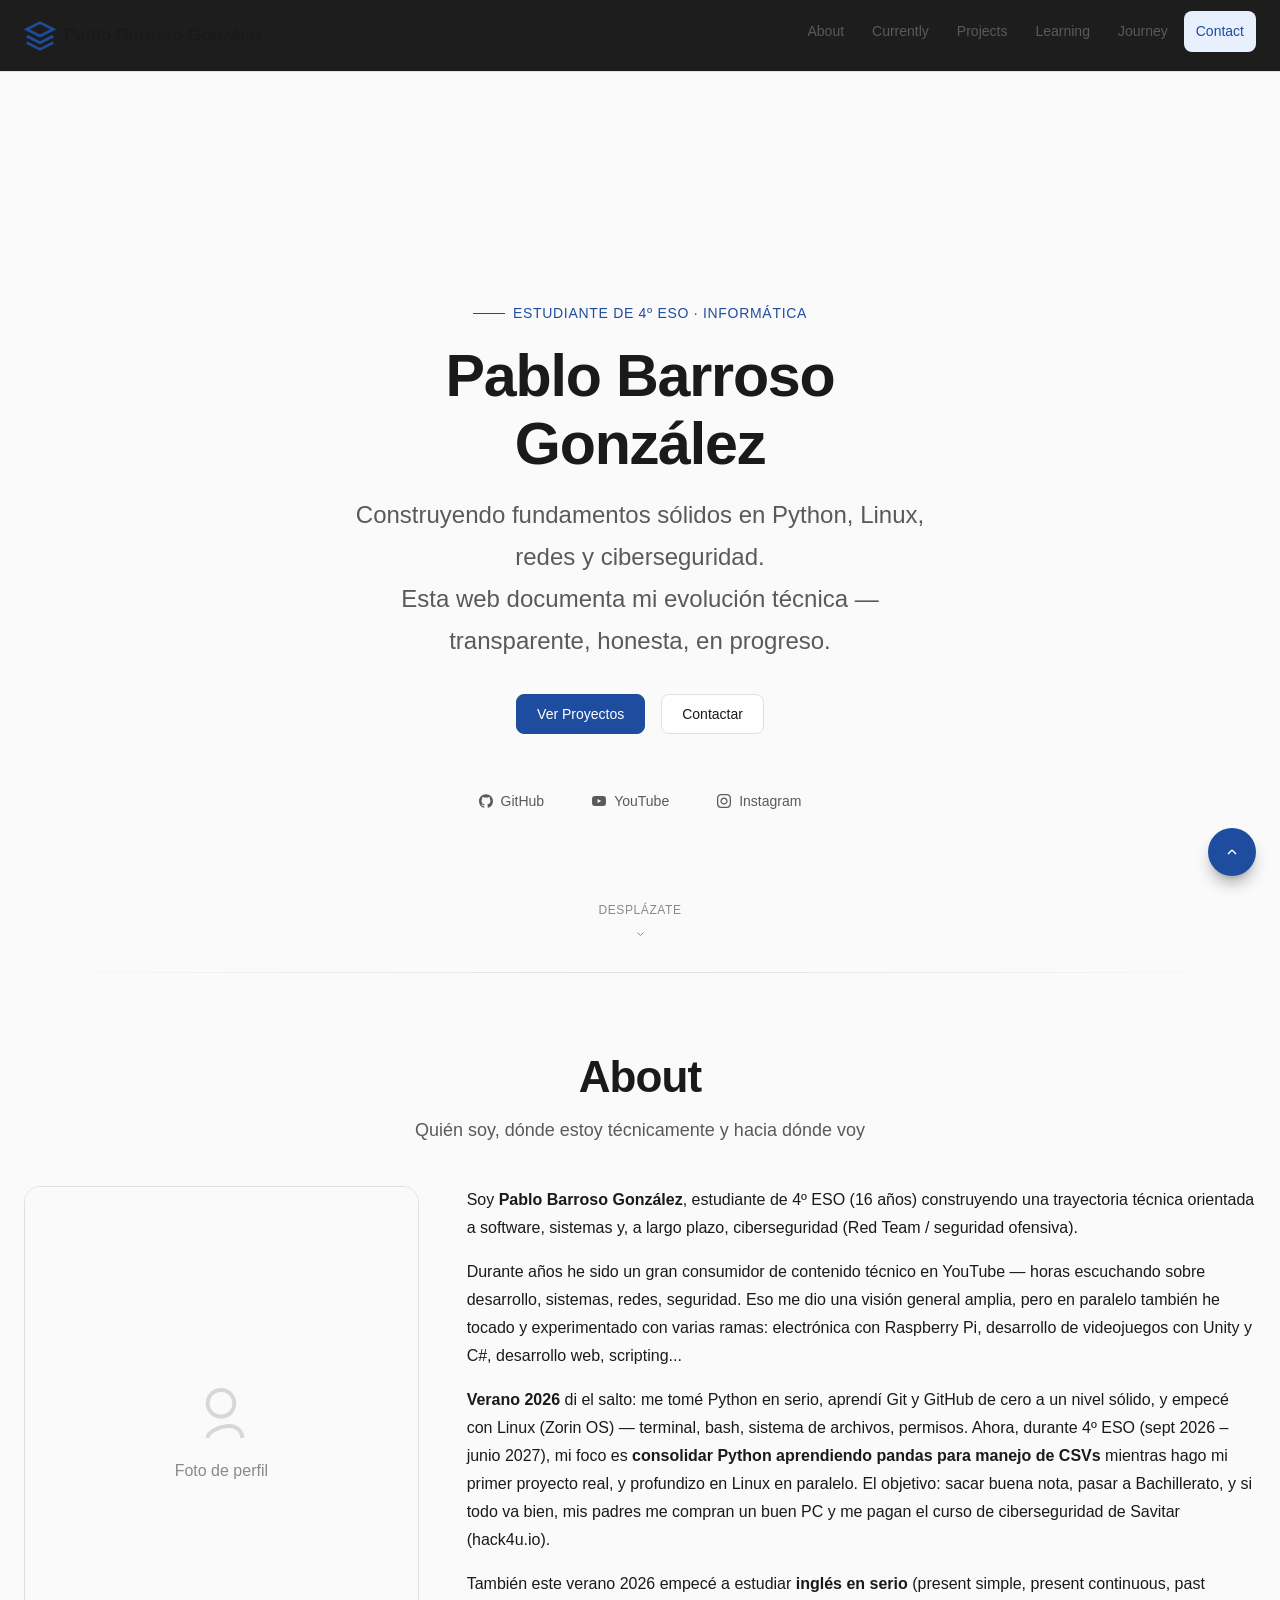
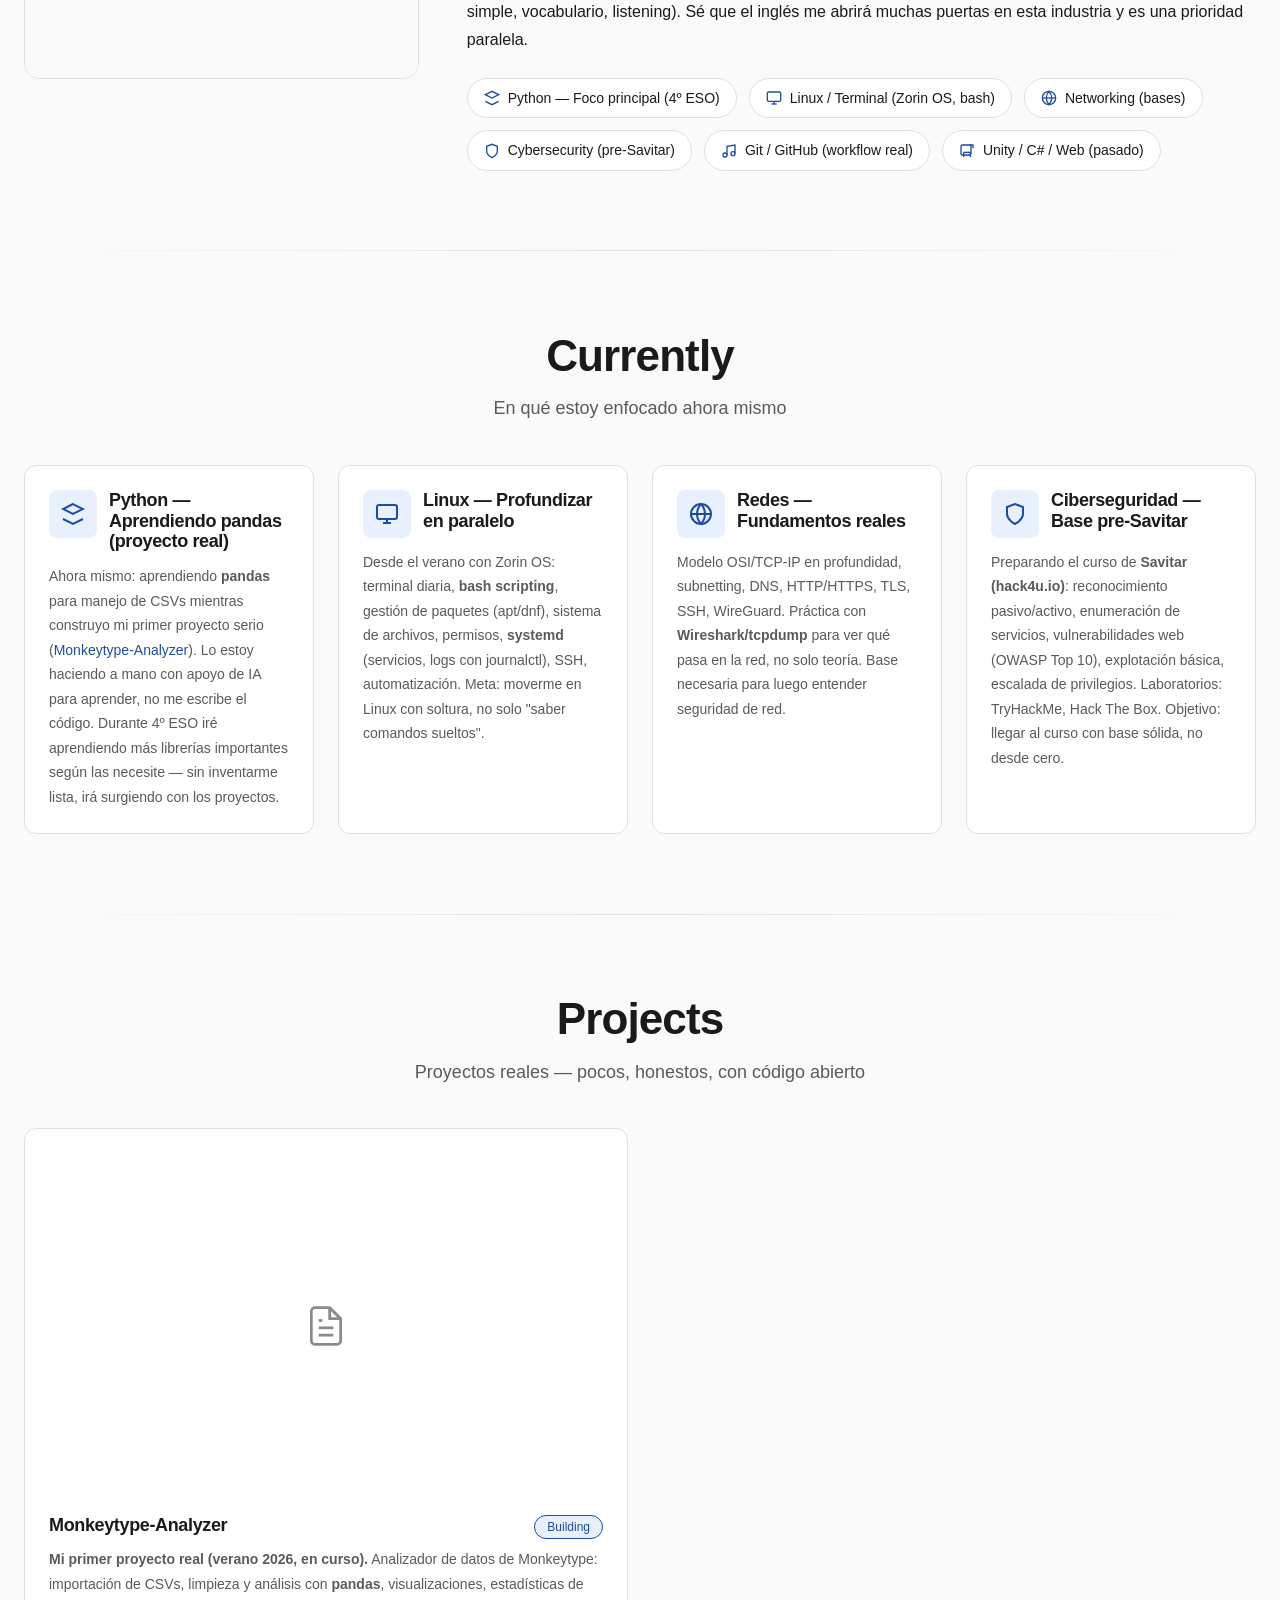
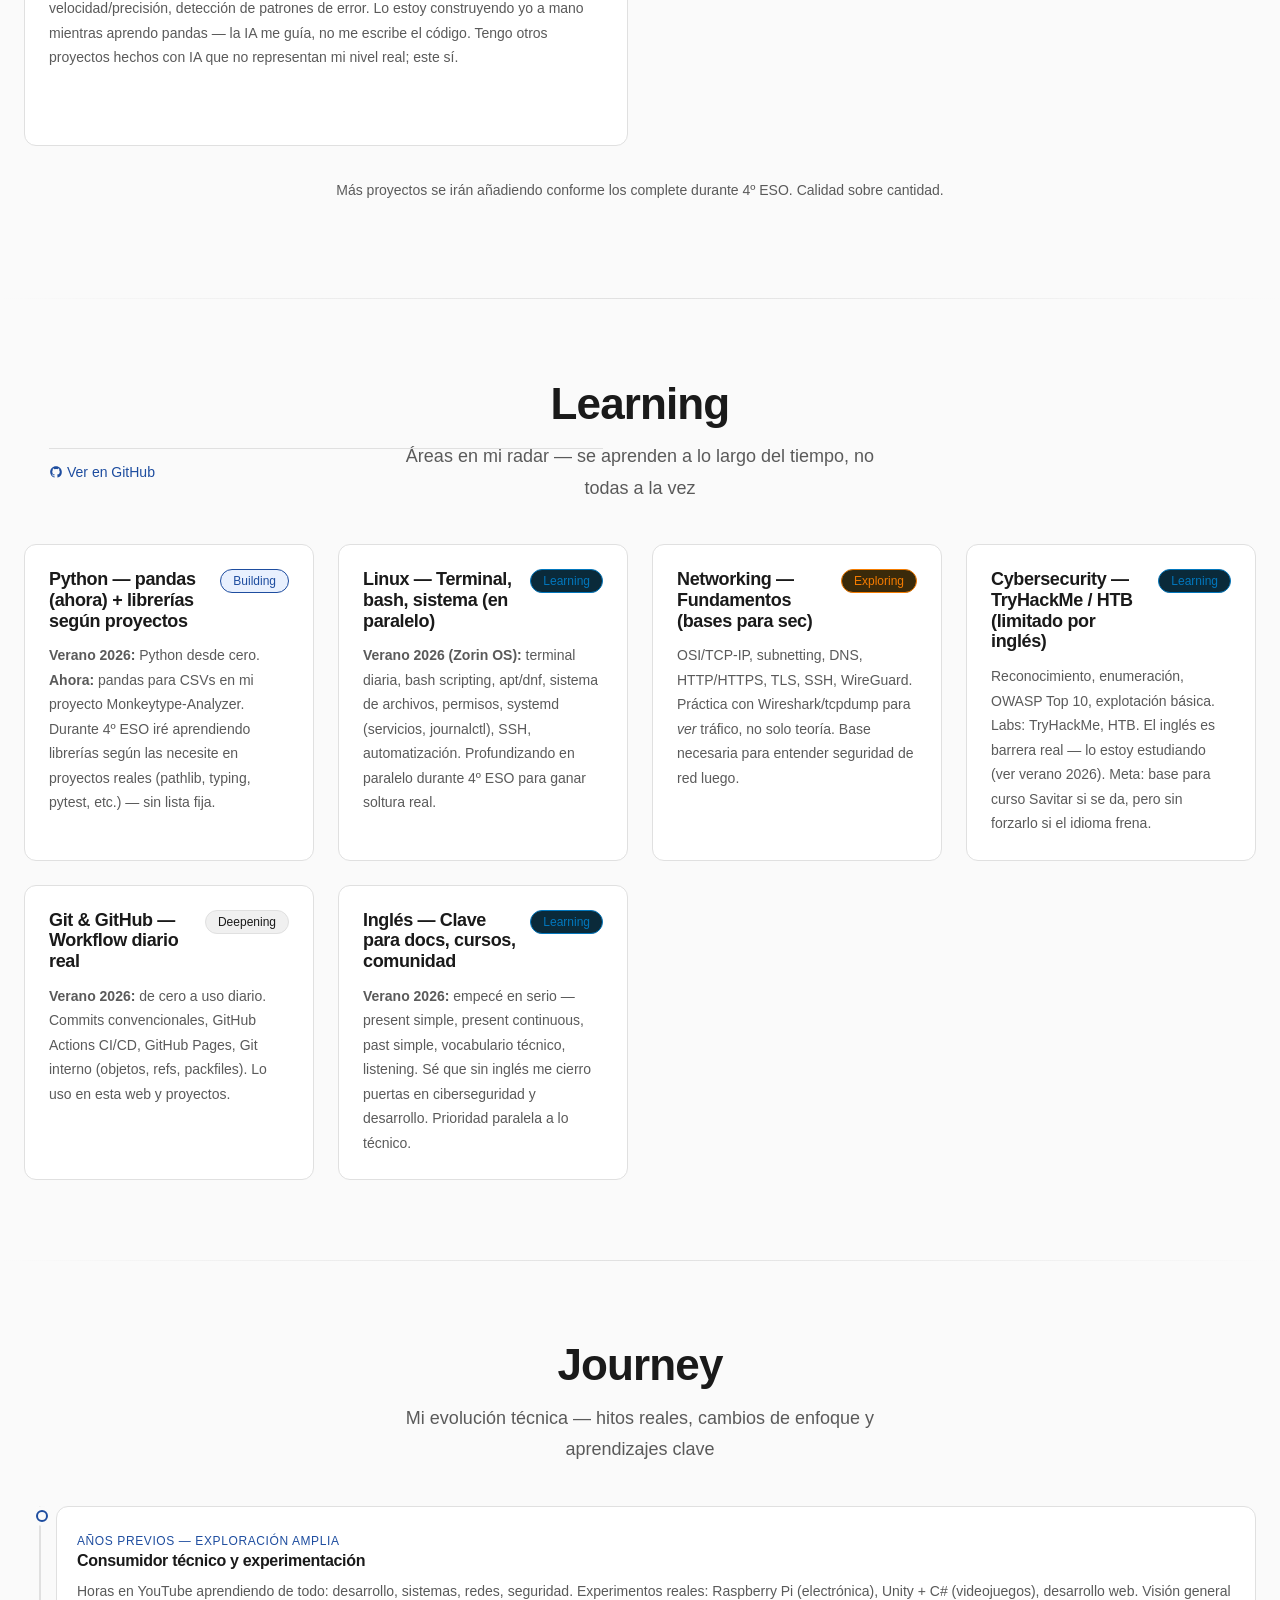
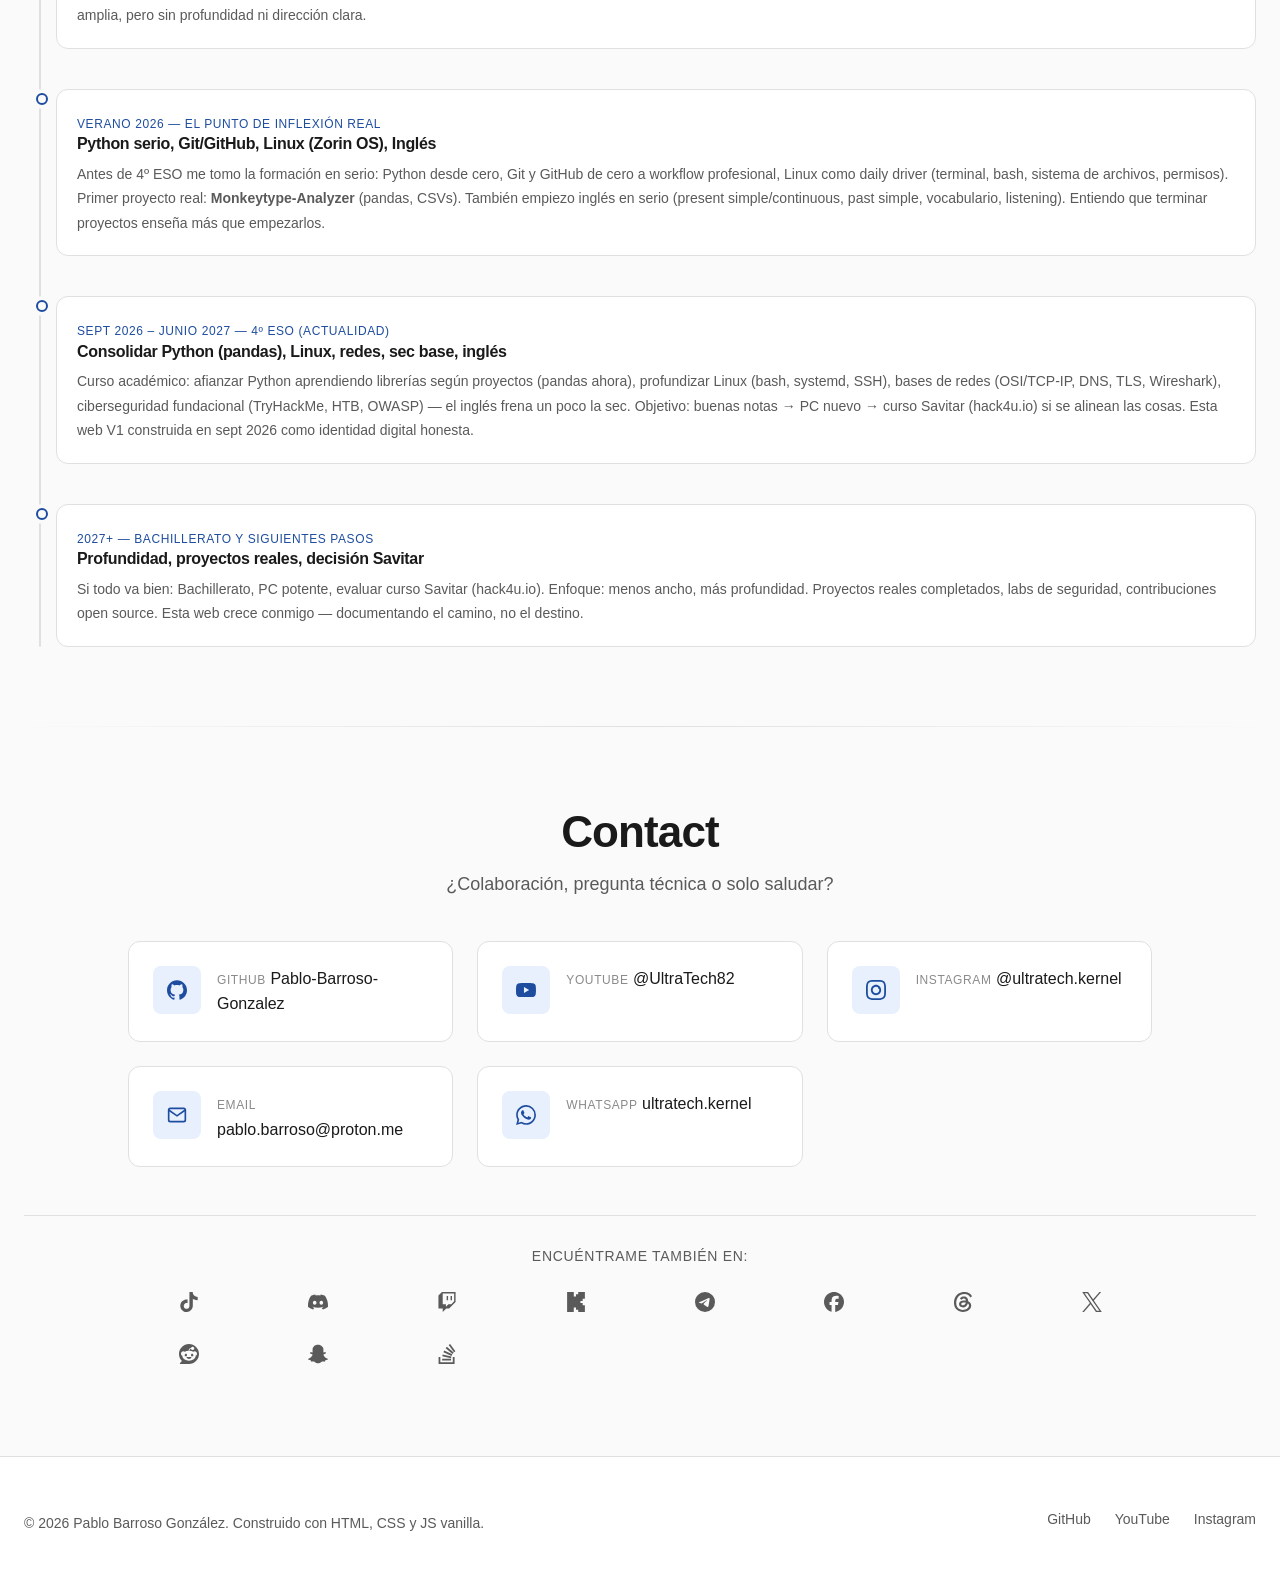
<file: index.html>
<!DOCTYPE html>
<html lang="es">
<head>
  <meta charset="UTF-8">
  <meta name="viewport" content="width=device-width, initial-scale=1.0">
  <meta name="description" content="Pablo Barroso González — Estudiante de informática construyendo fundamentos sólidos en Python, Linux, redes, sistemas y ciberseguridad. Proyectos, aprendizaje y evolución técnica.">
  <meta name="theme-color" content="#050505">

  <!-- Open Graph -->
  <meta property="og:type" content="website">
  <meta property="og:title" content="Pablo Barroso González">
  <meta property="og:description" content="Estudiante de informática construyendo fundamentos sólidos en Python, Linux, redes, sistemas y ciberseguridad.">
  <meta property="og:url" content="https://Pablo-Barroso-Gonzalez.github.io">
  <!-- <meta property="og:image" content="/assets/images/og-image.png"> -->

  <!-- Twitter Card -->
  <meta name="twitter:card" content="summary_large_image">
  <meta name="twitter:title" content="Pablo Barroso González">
  <meta name="twitter:description" content="Estudiante de informática construyendo fundamentos sólidos en Python, Linux, redes, sistemas y ciberseguridad.">

  <!-- Favicon -->
  <link rel="icon" type="image/svg+xml" href="/assets/icons/favicon.svg">
  <!-- PNG favicons to be generated from SVG -->
  <!-- <link rel="icon" type="image/png" sizes="32x32" href="/assets/icons/favicon-32.png"> -->
  <!-- <link rel="icon" type="image/png" sizes="16x16" href="/assets/icons/favicon-16.png"> -->
  <!-- <link rel="apple-touch-icon" href="/assets/icons/apple-touch-icon.png"> -->

  <!-- Preconnect for fonts (if using external) -->
  <!-- <link rel="preconnect" href="https://fonts.googleapis.com"> -->
  <!-- <link rel="preconnect" href="https://fonts.gstatic.com" crossorigin> -->

  <!-- Styles -->
  <link rel="stylesheet" href="/css/main.css">

  <title>Pablo Barroso González</title>
</head>
<body>
  <!-- SVG Sprite (social icons) -->
  <svg aria-hidden="true" style="position: absolute; width: 0; height: 0;">
    <use href="/assets/icons/social-sprite.svg#icon-github"></use>
  </svg>

  <!-- Skip Link -->
  <a href="#main" class="skip-link">Saltar al contenido principal</a>

  <!-- Header -->
  <header class="site-header" role="banner">
    <div class="header-inner">
      <!-- Brand -->
      <a href="/" class="site-brand" aria-label="Pablo Barroso González - Inicio">
        <svg class="site-brand-icon" viewBox="0 0 24 24" fill="none" stroke="currentColor" stroke-width="2" aria-hidden="true">
          <path d="M12 2L2 7l10 5 10-5-10-5z"/>
          <path d="M2 17l10 5 10-5"/>
          <path d="M2 12l10 5 10-5"/>
        </svg>
        <span>Pablo Barroso González</span>
      </a>

      <!-- Desktop Navigation -->
      <nav class="nav-desktop" aria-label="Navegación principal">
        <ul class="nav-list">
          <li><a href="#about" class="nav-link">About</a></li>
          <li><a href="#currently" class="nav-link">Currently</a></li>
          <li><a href="#projects" class="nav-link">Projects</a></li>
          <li><a href="#learning" class="nav-link">Learning</a></li>
          <li><a href="#journey" class="nav-link">Journey</a></li>
          <li><a href="#contact" class="nav-link">Contact</a></li>
        </ul>
      </nav>

      <!-- Mobile Menu Button -->
      <button class="mobile-menu-btn" aria-label="Abrir menú de navegación" aria-expanded="false" aria-controls="mobile-nav">
        <svg class="icon icon-menu" viewBox="0 0 24 24" fill="none" stroke="currentColor" stroke-width="2" aria-hidden="true">
          <line x1="3" y1="12" x2="21" y2="12"/>
          <line x1="3" y1="6" x2="21" y2="6"/>
          <line x1="3" y1="18" x2="21" y2="18"/>
        </svg>
        <svg class="icon icon-close" viewBox="0 0 24 24" fill="none" stroke="currentColor" stroke-width="2" aria-hidden="true">
          <line x1="18" y1="6" x2="6" y2="18"/>
          <line x1="6" y1="6" x2="18" y2="18"/>
        </svg>
      </button>
    </div>
  </header>

  <!-- Mobile Navigation Drawer -->
  <nav class="nav-mobile" id="mobile-nav" aria-label="Navegación móvil">
    <div class="nav-mobile-backdrop" aria-hidden="true"></div>
    <div class="nav-mobile-inner">
      <ul class="nav-mobile-list">
        <li><a href="#about" class="nav-mobile-link">About</a></li>
        <li><a href="#currently" class="nav-mobile-link">Currently</a></li>
        <li><a href="#projects" class="nav-mobile-link">Projects</a></li>
        <li><a href="#learning" class="nav-mobile-link">Learning</a></li>
        <li><a href="#journey" class="nav-mobile-link">Journey</a></li>
        <li><a href="#contact" class="nav-mobile-link">Contact</a></li>
      </ul>
    </div>
  </nav>

  <!-- Main Content -->
  <main id="main" class="main" role="main">
    <!-- HERO SECTION -->
    <section class="hero" aria-labelledby="hero-title">
      <div class="hero-content">
        <p class="hero-greeting">Estudiante de 4º ESO · Informática</p>
        <h1 id="hero-title" class="hero-name">Pablo Barroso González</h1>
        <p class="hero-tagline">
          Construyendo fundamentos sólidos en Python, Linux, redes y ciberseguridad.
          <br>Esta web documenta mi evolución técnica — transparente, honesta, en progreso.
        </p>

        <div class="hero-actions">
          <a href="#projects" class="btn btn-primary">Ver Proyectos</a>
          <a href="#contact" class="btn btn-secondary">Contactar</a>
        </div>

        <nav class="hero-links" aria-label="Enlaces de perfil">
          <a href="https://github.com/Pablo-Barroso-Gonzalez" class="hero-link" target="_blank" rel="noopener noreferrer">
            <svg class="icon" aria-hidden="true"><use href="/assets/icons/social-sprite.svg#icon-github"></use></svg>
            GitHub
          </a>
          <a href="https://www.youtube.com/@UltraTech82" class="hero-link" target="_blank" rel="noopener noreferrer">
            <svg class="icon" aria-hidden="true"><use href="/assets/icons/social-sprite.svg#icon-youtube"></use></svg>
            YouTube
          </a>
          <a href="https://www.instagram.com/" class="hero-link" target="_blank" rel="noopener noreferrer" aria-label="Instagram">
            <svg class="icon" aria-hidden="true"><use href="/assets/icons/social-sprite.svg#icon-instagram"></use></svg>
            Instagram
          </a>
        </nav>
      </div>

      <!-- Scroll Indicator -->
      <div class="scroll-indicator" aria-hidden="true">
        <span>Desplázate</span>
        <svg class="icon" viewBox="0 0 24 24" fill="none" stroke="currentColor" stroke-width="2">
          <polyline points="6 9 12 15 18 9"/>
        </svg>
      </div>
    </section>

    <!-- ABOUT SECTION -->
    <section id="about" class="section section--subtle" aria-labelledby="about-title">
      <div class="section-inner">
        <header class="section-header">
          <h2 id="about-title" class="section-title">About</h2>
          <p class="section-subtitle">Quién soy, dónde estoy técnicamente y hacia dónde voy</p>
        </header>

        <div class="about-grid">
          <div class="about-image">
            <div class="about-image-placeholder">
              <svg class="icon" viewBox="0 0 24 24" fill="none" stroke="currentColor" stroke-width="1.5" aria-hidden="true">
                <circle cx="12" cy="8" r="5"/>
                <path d="M20 21c0-2.5-2-4.5-5-4.5S7 18.5 7 21"/>
              </svg>
              <span>Foto de perfil</span>
            </div>
          </div>

          <div class="about-content">
            <div class="about-text">
              <p>
                Soy <strong>Pablo Barroso González</strong>, estudiante de 4º ESO (16 años) construyendo una trayectoria técnica
                orientada a software, sistemas y, a largo plazo, ciberseguridad (Red Team / seguridad ofensiva).
              </p>
              <p>
                Durante años he sido un gran consumidor de contenido técnico en YouTube — horas escuchando sobre
                desarrollo, sistemas, redes, seguridad. Eso me dio una visión general amplia, pero en paralelo
                también he tocado y experimentado con varias ramas: electrónica con Raspberry Pi, desarrollo de
                videojuegos con Unity y C#, desarrollo web, scripting...
              </p>
              <p>
                <strong>Verano 2026</strong> di el salto: me tomé Python en serio, aprendí Git y GitHub de cero a
                un nivel sólido, y empecé con Linux (Zorin OS) — terminal, bash, sistema de archivos, permisos.
                Ahora, durante 4º ESO (sept 2026 – junio 2027), mi foco es <strong>consolidar Python aprendiendo
                pandas para manejo de CSVs</strong> mientras hago mi primer proyecto real, y profundizo en Linux
                en paralelo. El objetivo: sacar buena nota, pasar a Bachillerato, y si todo va bien, mis padres
                me compran un buen PC y me pagan el curso de ciberseguridad de Savitar (hack4u.io).
              </p>
              <p>
                También este verano 2026 empecé a estudiar <strong>inglés en serio</strong> (present simple,
                present continuous, past simple, vocabulario, listening). Sé que el inglés me abrirá muchas
                puertas en esta industria y es una prioridad paralela.
              </p>
            </div>

            <div class="about-highlights">
              <span class="about-highlight">
                <svg class="icon" viewBox="0 0 24 24" fill="none" stroke="currentColor" stroke-width="2" aria-hidden="true">
                  <path d="M12 2L2 7l10 5 10-5-10-5z"/>
                  <path d="M2 17l10 5 10-5"/>
                </svg>
                Python — Foco principal (4º ESO)
              </span>
              <span class="about-highlight">
                <svg class="icon" viewBox="0 0 24 24" fill="none" stroke="currentColor" stroke-width="2" aria-hidden="true">
                  <rect x="2" y="3" width="20" height="14" rx="2"/>
                  <path d="M8 21h8"/>
                  <path d="M12 17v4"/>
                </svg>
                Linux / Terminal (Zorin OS, bash)
              </span>
              <span class="about-highlight">
                <svg class="icon" viewBox="0 0 24 24" fill="none" stroke="currentColor" stroke-width="2" aria-hidden="true">
                  <circle cx="12" cy="12" r="10"/>
                  <path d="M2 12h20"/>
                  <path d="M12 2a15.3 15.3 0 0 1 4 10 15.3 15.3 0 0 1-4 10 15.3 15.3 0 0 1-4-10 15.3 15.3 0 0 1 4-10z"/>
                </svg>
                Networking (bases)
              </span>
              <span class="about-highlight">
                <svg class="icon" viewBox="0 0 24 24" fill="none" stroke="currentColor" stroke-width="2" aria-hidden="true">
                  <path d="M12 22s8-4 8-10V5l-8-3-8 3v7c0 6 8 10 8 10z"/>
                </svg>
                Cybersecurity (pre-Savitar)
              </span>
              <span class="about-highlight">
                <svg class="icon" viewBox="0 0 24 24" fill="none" stroke="currentColor" stroke-width="2" aria-hidden="true">
                  <path d="M9 18V5l12-2v13"/>
                  <circle cx="6" cy="18" r="3"/>
                  <circle cx="18" cy="16" r="3"/>
                </svg>
                Git / GitHub (workflow real)
              </span>
              <span class="about-highlight">
                <svg class="icon" viewBox="0 0 24 24" fill="none" stroke="currentColor" stroke-width="2" aria-hidden="true">
                  <polyline points="16 3 21 3 21 8"/>
                  <rect x="3" y="3" width="15" height="15" rx="2"/>
                  <path d="M17 21v-7"/>
                  <path d="M7 21v-7"/>
                  <path d="M17 14H7"/>
                </svg>
                Unity / C# / Web (pasado)
              </span>
            </div>
          </div>
        </div>
      </div>
    </section>

    <!-- CURRENTLY SECTION -->
    <section id="currently" class="section" aria-labelledby="currently-title">
      <div class="section-inner">
        <header class="section-header">
          <h2 id="currently-title" class="section-title">Currently</h2>
          <p class="section-subtitle">En qué estoy enfocado ahora mismo</p>
        </header>

        <div class="currently-grid">
          <article class="currently-card">
            <div class="currently-card-header">
              <div class="currently-card-icon">
                <svg class="icon" viewBox="0 0 24 24" fill="none" stroke="currentColor" stroke-width="2" aria-hidden="true">
                  <path d="M12 2L2 7l10 5 10-5-10-5z"/>
                  <path d="M2 17l10 5 10-5"/>
                </svg>
              </div>
              <h3 class="currently-card-title">Python — Aprendiendo pandas (proyecto real)</h3>
            </div>
            <p class="currently-card-description">
              Ahora mismo: aprendiendo <strong>pandas</strong> para manejo de CSVs mientras construyo mi
              primer proyecto serio (<a href="https://github.com/Pablo-Barroso-Gonzalez/Monkeytype-Analyzer"
              target="_blank" rel="noopener noreferrer">Monkeytype-Analyzer</a>). Lo estoy haciendo a mano
              con apoyo de IA para aprender, no me escribe el código. Durante 4º ESO iré aprendiendo más
              librerías importantes según las necesite — sin inventarme lista, irá surgiendo con los proyectos.
            </p>
          </article>

          <article class="currently-card">
            <div class="currently-card-header">
              <div class="currently-card-icon">
                <svg class="icon" viewBox="0 0 24 24" fill="none" stroke="currentColor" stroke-width="2" aria-hidden="true">
                  <rect x="2" y="3" width="20" height="14" rx="2"/>
                  <path d="M8 21h8"/>
                  <path d="M12 17v4"/>
                </svg>
              </div>
              <h3 class="currently-card-title">Linux — Profundizar en paralelo</h3>
            </div>
            <p class="currently-card-description">
              Desde el verano con Zorin OS: terminal diaria, <strong>bash scripting</strong>, gestión de paquetes
              (apt/dnf), sistema de archivos, permisos, <strong>systemd</strong> (servicios, logs con journalctl),
              SSH, automatización. Meta: moverme en Linux con soltura, no solo "saber comandos sueltos".
            </p>
          </article>

          <article class="currently-card">
            <div class="currently-card-header">
              <div class="currently-card-icon">
                <svg class="icon" viewBox="0 0 24 24" fill="none" stroke="currentColor" stroke-width="2" aria-hidden="true">
                  <circle cx="12" cy="12" r="10"/>
                  <path d="M2 12h20"/>
                  <path d="M12 2a15.3 15.3 0 0 1 4 10 15.3 15.3 0 0 1-4 10 15.3 15.3 0 0 1-4-10 15.3 15.3 0 0 1 4-10z"/>
                </svg>
              </div>
              <h3 class="currently-card-title">Redes — Fundamentos reales</h3>
            </div>
            <p class="currently-card-description">
              Modelo OSI/TCP-IP en profundidad, subnetting, DNS, HTTP/HTTPS, TLS, SSH, WireGuard.
              Práctica con <strong>Wireshark/tcpdump</strong> para ver qué pasa en la red, no solo teoría.
              Base necesaria para luego entender seguridad de red.
            </p>
          </article>

          <article class="currently-card">
            <div class="currently-card-header">
              <div class="currently-card-icon">
                <svg class="icon" viewBox="0 0 24 24" fill="none" stroke="currentColor" stroke-width="2" aria-hidden="true">
                  <path d="M12 22s8-4 8-10V5l-8-3-8 3v7c0 6 8 10 8 10z"/>
                </svg>
              </div>
              <h3 class="currently-card-title">Ciberseguridad — Base pre-Savitar</h3>
            </div>
            <p class="currently-card-description">
              Preparando el curso de <strong>Savitar (hack4u.io)</strong>: reconocimiento pasivo/activo,
              enumeración de servicios, vulnerabilidades web (OWASP Top 10), explotación básica,
              escalada de privilegios. Laboratorios: TryHackMe, Hack The Box. Objetivo: llegar al curso
              con base sólida, no desde cero.
            </p>
          </article>
        </div>
      </div>
    </section>

    <!-- PROJECTS SECTION -->
    <section id="projects" class="section section--subtle" aria-labelledby="projects-title">
      <div class="section-inner">
        <header class="section-header">
          <h2 id="projects-title" class="section-title">Projects</h2>
          <p class="section-subtitle">Proyectos reales — pocos, honestos, con código abierto</p>
        </header>

        <div class="projects-grid">
          <!-- Project 1: Monkeytype-Analyzer -->
          <a href="https://github.com/Pablo-Barroso-Gonzalez/Monkeytype-Analyzer" class="card project-card link-card" target="_blank" rel="noopener noreferrer" aria-label="Ver Monkeytype-Analyzer en GitHub">
            <div class="project-card-image">
              <div class="project-card-placeholder" aria-hidden="true">
                <svg class="icon" viewBox="0 0 24 24" fill="none" stroke="currentColor" stroke-width="1.5">
                  <path d="M14 2H6a2 2 0 0 0-2 2v16a2 2 0 0 0 2 2h12a2 2 0 0 0 2-2V8z"/>
                  <polyline points="14 2 14 8 20 8"/>
                  <line x1="16" y1="13" x2="8" y2="13"/>
                  <line x1="16" y1="17" x2="8" y2="17"/>
                  <polyline points="10 9 9 9 8 9"/>
                </svg>
              </div>
            </div>
            <div class="project-card-content">
              <header class="project-card-header">
                <h3 class="project-card-title">Monkeytype-Analyzer</h3>
                <span class="badge badge-building project-card-status">Building</span>
              </header>
              <p class="project-card-description">
                <strong>Mi primer proyecto real (verano 2026, en curso).</strong> Analizador de datos de
                Monkeytype: importación de CSVs, limpieza y análisis con <strong>pandas</strong>,
                visualizaciones, estadísticas de velocidad/precisión, detección de patrones de error.
                Lo estoy construyendo yo a mano mientras aprendo pandas — la IA me guía, no me escribe el código.
                Tengo otros proyectos hechos con IA que no representan mi nivel real; este sí.
              </p>
              <footer class="project-card-footer">
                <span class="project-card-link" aria-hidden="true">
                  <svg class="icon" viewBox="0 0 24 24" fill="currentColor" aria-hidden="true"><path d="M12 2C6.477 2 2 6.477 2 12c0 4.42 2.865 8.166 6.839 9.489.5.092.682-.217.682-.482 0-.237-.008-.866-.013-1.7-2.782.605-3.369-1.343-3.369-1.343-.454-1.158-1.11-1.466-1.11-1.466-.908-.62.069-.608.069-.608 1.003.07 1.531 1.03 1.531 1.03.892 1.529 2.341 1.088 2.91.832.092-.647.35-1.088.636-1.338-2.22-.253-4.555-1.113-4.555-4.951 0-1.093.39-1.988 1.029-2.688-.103-.253-.446-1.272.098-2.65 0 0 .84-.27 2.75 1.026A9.564 9.564 0 0112 6.844c.85.004 1.705.115 2.504.337 1.909-1.296 2.747-1.027 2.747-1.027.546 1.379.202 2.398.1 2.651.64.7 1.028 1.595 1.028 2.688 0 3.848-2.339 4.695-4.566 4.943.359.309.678.92.678 1.855 0 1.338-.012 2.419-.012 2.747 0 .268.18.58.688.482A10.019 10.019 0 0022 12c0-5.523-4.477-10-10-10z"/></svg>
                  Ver en GitHub
                </span>
              </footer>
            </div>
          </a>
        </div>

        <p class="text-center mt-8 text-sm text-muted">
          Más proyectos se irán añadiendo conforme los complete durante 4º ESO. Calidad sobre cantidad.
        </p>
      </div>
    </section>

    <!-- LEARNING SECTION -->
    <section id="learning" class="section" aria-labelledby="learning-title">
      <div class="section-inner">
        <header class="section-header">
          <h2 id="learning-title" class="section-title">Learning</h2>
          <p class="section-subtitle">Áreas en mi radar — se aprenden a lo largo del tiempo, no todas a la vez</p>
        </header>

        <div class="learning-grid">
          <article class="learning-item">
            <header class="learning-item-header">
              <h3 class="learning-item-title">Python — pandas (ahora) + librerías según proyectos</h3>
              <span class="badge badge-building learning-item-status">Building</span>
            </header>
            <p class="learning-item-description">
              <strong>Verano 2026:</strong> Python desde cero. <strong>Ahora:</strong> pandas para CSVs
              en mi proyecto Monkeytype-Analyzer. Durante 4º ESO iré aprendiendo librerías según
              las necesite en proyectos reales (pathlib, typing, pytest, etc.) — sin lista fija.
            </p>
          </article>

          <article class="learning-item">
            <header class="learning-item-header">
              <h3 class="learning-item-title">Linux — Terminal, bash, sistema (en paralelo)</h3>
              <span class="badge badge-learning learning-item-status">Learning</span>
            </header>
            <p class="learning-item-description">
              <strong>Verano 2026 (Zorin OS):</strong> terminal diaria, bash scripting, apt/dnf,
              sistema de archivos, permisos, systemd (servicios, journalctl), SSH, automatización.
              Profundizando en paralelo durante 4º ESO para ganar soltura real.
            </p>
          </article>

          <article class="learning-item">
            <header class="learning-item-header">
              <h3 class="learning-item-title">Networking — Fundamentos (bases para sec)</h3>
              <span class="badge badge-exploring learning-item-status">Exploring</span>
            </header>
            <p class="learning-item-description">
              OSI/TCP-IP, subnetting, DNS, HTTP/HTTPS, TLS, SSH, WireGuard.
              Práctica con Wireshark/tcpdump para <em>ver</em> tráfico, no solo teoría.
              Base necesaria para entender seguridad de red luego.
            </p>
          </article>

          <article class="learning-item">
            <header class="learning-item-header">
              <h3 class="learning-item-title">Cybersecurity — TryHackMe / HTB (limitado por inglés)</h3>
              <span class="badge badge-learning learning-item-status">Learning</span>
            </header>
            <p class="learning-item-description">
              Reconocimiento, enumeración, OWASP Top 10, explotación básica. Labs: TryHackMe, HTB.
              El inglés es barrera real — lo estoy estudiando (ver verano 2026). Meta: base para
              curso Savitar si se da, pero sin forzarlo si el idioma frena.
            </p>
          </article>

          <article class="learning-item">
            <header class="learning-item-header">
              <h3 class="learning-item-title">Git &amp; GitHub — Workflow diario real</h3>
              <span class="badge badge-deepening learning-item-status">Deepening</span>
            </header>
            <p class="learning-item-description">
              <strong>Verano 2026:</strong> de cero a uso diario. Commits convencionales, GitHub Actions
              CI/CD, GitHub Pages, Git interno (objetos, refs, packfiles). Lo uso en esta web y proyectos.
            </p>
          </article>

          <article class="learning-item">
            <header class="learning-item-header">
              <h3 class="learning-item-title">Inglés — Clave para docs, cursos, comunidad</h3>
              <span class="badge badge-learning learning-item-status">Learning</span>
            </header>
            <p class="learning-item-description">
              <strong>Verano 2026:</strong> empecé en serio — present simple, present continuous,
              past simple, vocabulario técnico, listening. Sé que sin inglés me cierro puertas
              en ciberseguridad y desarrollo. Prioridad paralela a lo técnico.
            </p>
          </article>
        </div>
      </div>
    </section>

    <!-- JOURNEY SECTION -->
    <section id="journey" class="section section--subtle" aria-labelledby="journey-title">
      <div class="section-inner">
        <header class="section-header">
          <h2 id="journey-title" class="section-title">Journey</h2>
          <p class="section-subtitle">Mi evolución técnica — hitos reales, cambios de enfoque y aprendizajes clave</p>
        </header>

        <div class="timeline">
          <article class="timeline-item">
            <div class="timeline-marker" aria-hidden="true"></div>
            <div class="timeline-content">
              <time class="timeline-date" datetime="2023">Años previos — Exploración amplia</time>
              <h3 class="timeline-title">Consumidor técnico y experimentación</h3>
              <p class="timeline-description">
                Horas en YouTube aprendiendo de todo: desarrollo, sistemas, redes, seguridad.
                Experimentos reales: Raspberry Pi (electrónica), Unity + C# (videojuegos), desarrollo web.
                Visión general amplia, pero sin profundidad ni dirección clara.
              </p>
            </div>
          </article>

          <article class="timeline-item">
            <div class="timeline-marker" aria-hidden="true"></div>
            <div class="timeline-content">
              <time class="timeline-date" datetime="2026-07">Verano 2026 — El punto de inflexión real</time>
              <h3 class="timeline-title">Python serio, Git/GitHub, Linux (Zorin OS), Inglés</h3>
              <p class="timeline-description">
                Antes de 4º ESO me tomo la formación en serio: Python desde cero, Git y GitHub de cero
                a workflow profesional, Linux como daily driver (terminal, bash, sistema de archivos,
                permisos). Primer proyecto real: <strong>Monkeytype-Analyzer</strong> (pandas, CSVs).
                También empiezo inglés en serio (present simple/continuous, past simple, vocabulario, listening).
                Entiendo que terminar proyectos enseña más que empezarlos.
              </p>
            </div>
          </article>

          <article class="timeline-item">
            <div class="timeline-marker" aria-hidden="true"></div>
            <div class="timeline-content">
              <time class="timeline-date" datetime="2026-09">Sept 2026 – Junio 2027 — 4º ESO (actualidad)</time>
              <h3 class="timeline-title">Consolidar Python (pandas), Linux, redes, sec base, inglés</h3>
              <p class="timeline-description">
                Curso académico: afianzar Python aprendiendo librerías según proyectos (pandas ahora),
                profundizar Linux (bash, systemd, SSH), bases de redes (OSI/TCP-IP, DNS, TLS, Wireshark),
                ciberseguridad fundacional (TryHackMe, HTB, OWASP) — el inglés frena un poco la sec.
                Objetivo: buenas notas → PC nuevo → curso Savitar (hack4u.io) si se alinean las cosas.
                Esta web V1 construida en sept 2026 como identidad digital honesta.
              </p>
            </div>
          </article>

          <article class="timeline-item">
            <div class="timeline-marker" aria-hidden="true"></div>
            <div class="timeline-content">
              <time class="timeline-date" datetime="2027">2027+ — Bachillerato y siguientes pasos</time>
              <h3 class="timeline-title">Profundidad, proyectos reales, decisión Savitar</h3>
              <p class="timeline-description">
                Si todo va bien: Bachillerato, PC potente, evaluar curso Savitar (hack4u.io).
                Enfoque: menos ancho, más profundidad. Proyectos reales completados, labs de seguridad,
                contribuciones open source. Esta web crece conmigo — documentando el camino, no el destino.
              </p>
            </div>
          </article>
        </div>
      </div>
    </section>

    <!-- CONTACT SECTION -->
    <section id="contact" class="section" aria-labelledby="contact-title">
      <div class="section-inner">
        <header class="section-header">
          <h2 id="contact-title" class="section-title">Contact</h2>
          <p class="section-subtitle">¿Colaboración, pregunta técnica o solo saludar?</p>
        </header>

        <!-- Primary contact channels -->
        <div class="contact-grid">
          <a href="https://github.com/Pablo-Barroso-Gonzalez" class="contact-item" target="_blank" rel="noopener noreferrer">
            <div class="contact-icon">
              <svg class="icon icon-lg" aria-hidden="true"><use href="/assets/icons/social-sprite.svg#icon-github"></use></svg>
            </div>
            <div class="contact-content">
              <span class="contact-label">GitHub</span>
              <span class="contact-value">Pablo-Barroso-Gonzalez</span>
            </div>
          </a>

          <a href="https://www.youtube.com/@UltraTech82" class="contact-item" target="_blank" rel="noopener noreferrer">
            <div class="contact-icon">
              <svg class="icon icon-lg" aria-hidden="true"><use href="/assets/icons/social-sprite.svg#icon-youtube"></use></svg>
            </div>
            <div class="contact-content">
              <span class="contact-label">YouTube</span>
              <span class="contact-value">@UltraTech82</span>
            </div>
          </a>

          <a href="https://www.instagram.com/ultratech.kernel/" class="contact-item" target="_blank" rel="noopener noreferrer" aria-label="Instagram">
            <div class="contact-icon">
              <svg class="icon icon-lg" aria-hidden="true"><use href="/assets/icons/social-sprite.svg#icon-instagram"></use></svg>
            </div>
            <div class="contact-content">
              <span class="contact-label">Instagram</span>
              <span class="contact-value">@ultratech.kernel</span>
            </div>
          </a>

          <a href="mailto:pablo.barroso@proton.me" class="contact-item">
            <div class="contact-icon">
              <svg class="icon icon-lg" viewBox="0 0 24 24" fill="none" stroke="currentColor" stroke-width="2" aria-hidden="true">
                <path d="M4 4h16a2 2 0 0 1 2 2v12a2 2 0 0 1-2 2H4a2 2 0 0 1-2-2V6a2 2 0 0 1 2-2z"/>
                <polyline points="22,6 12,13 2,6"/>
              </svg>
            </div>
            <div class="contact-content">
              <span class="contact-label">Email</span>
              <span class="contact-value">pablo.barroso@proton.me</span>
            </div>
          </a>

          <a href="https://wa.me/ultratech.kernel" class="contact-item" target="_blank" rel="noopener noreferrer" aria-label="WhatsApp">
            <div class="contact-icon">
              <svg class="icon icon-lg" aria-hidden="true"><use href="/assets/icons/social-sprite.svg#icon-whatsapp"></use></svg>
            </div>
            <div class="contact-content">
              <span class="contact-label">WhatsApp</span>
              <span class="contact-value">ultratech.kernel</span>
            </div>
          </a>
        </div>

        <!-- Secondary social networks -->
        <div class="contact-social">
          <h3 class="contact-social-title">Encuéntrame también en:</h3>
          <div class="social-grid">
            <a href="https://www.tiktok.com/@pablo25586" class="social-link" data-platform="tiktok" target="_blank" rel="noopener noreferrer" aria-label="TikTok">
              <svg class="icon" aria-hidden="true"><use href="/assets/icons/social-sprite.svg#icon-tiktok"></use></svg>
            </a>

            <a href="https://discord.com/users/1090990352367878236" class="social-link" data-platform="discord" target="_blank" rel="noopener noreferrer" aria-label="Discord">
              <svg class="icon" aria-hidden="true"><use href="/assets/icons/social-sprite.svg#icon-discord"></use></svg>
            </a>

            <a href="https://www.twitch.tv/ultratech_code" class="social-link" data-platform="twitch" target="_blank" rel="noopener noreferrer" aria-label="Twitch">
              <svg class="icon" aria-hidden="true"><use href="/assets/icons/social-sprite.svg#icon-twitch"></use></svg>
            </a>

            <a href="https://kick.com/pablo-barroso" class="social-link" data-platform="kick" target="_blank" rel="noopener noreferrer" aria-label="Kick">
              <svg class="icon" aria-hidden="true"><use href="/assets/icons/social-sprite.svg#icon-kick"></use></svg>
            </a>

            <a href="https://t.me/UltraTech_Code" class="social-link" data-platform="telegram" target="_blank" rel="noopener noreferrer" aria-label="Telegram">
              <svg class="icon" aria-hidden="true"><use href="/assets/icons/social-sprite.svg#icon-telegram"></use></svg>
            </a>

            <a href="https://www.facebook.com/profile.php?id=61572372460908" class="social-link" data-platform="facebook" target="_blank" rel="noopener noreferrer" aria-label="Facebook">
              <svg class="icon" aria-hidden="true"><use href="/assets/icons/social-sprite.svg#icon-facebook"></use></svg>
            </a>

            <a href="https://www.threads.com/@ultratech.kernel" class="social-link" data-platform="threads" target="_blank" rel="noopener noreferrer" aria-label="Threads">
              <svg class="icon" aria-hidden="true"><use href="/assets/icons/social-sprite.svg#icon-threads"></use></svg>
            </a>

            <a href="https://x.com/Pablo_BarrosoUT" class="social-link" data-platform="x" target="_blank" rel="noopener noreferrer" aria-label="X (Twitter)">
              <svg class="icon" aria-hidden="true"><use href="/assets/icons/social-sprite.svg#icon-x"></use></svg>
            </a>

            <a href="https://www.reddit.com/user/Pablo_Barroso/" class="social-link" data-platform="reddit" target="_blank" rel="noopener noreferrer" aria-label="Reddit">
              <svg class="icon" aria-hidden="true"><use href="/assets/icons/social-sprite.svg#icon-reddit"></use></svg>
            </a>

            <a href="https://www.snapchat.com/add/ultratechcode" class="social-link" data-platform="snapchat" target="_blank" rel="noopener noreferrer" aria-label="Snapchat">
              <svg class="icon" aria-hidden="true"><use href="/assets/icons/social-sprite.svg#icon-snapchat"></use></svg>
            </a>

            <a href="https://stackoverflow.com/users/32938599/pablo-barroso-gonz%c3%a1lez" class="social-link" data-platform="stackoverflow" target="_blank" rel="noopener noreferrer" aria-label="Stack Overflow">
              <svg class="icon" aria-hidden="true"><use href="/assets/icons/social-sprite.svg#icon-stackoverflow"></use></svg>
            </a>
          </div>
        </div>
      </div>
    </section>
  </main>

  <!-- Footer -->
  <footer class="site-footer" role="contentinfo">
    <div class="footer-inner">
      <p class="footer-copyright">
        &copy; <span id="year"></span> Pablo Barroso González. Construido con HTML, CSS y JS vanilla.
      </p>
      <ul class="footer-links">
        <li><a href="https://github.com/Pablo-Barroso-Gonzalez" class="footer-link" target="_blank" rel="noopener noreferrer">GitHub</a></li>
        <li><a href="https://www.youtube.com/@UltraTech82" class="footer-link" target="_blank" rel="noopener noreferrer">YouTube</a></li>
        <li><a href="https://www.instagram.com/ultratech.kernel/" class="footer-link" target="_blank" rel="noopener noreferrer">Instagram</a></li>
      </ul>
    </div>
  </footer>

  <!-- Back to Top -->
  <button class="back-to-top" aria-label="Volver arriba" title="Volver arriba">
    <svg class="icon" viewBox="0 0 24 24" fill="none" stroke="currentColor" stroke-width="2" aria-hidden="true">
      <line x1="18" y1="15" x2="12" y2="9"/>
      <line x1="6" y1="15" x2="12" y2="9"/>
    </svg>
  </button>

  <!-- JavaScript -->
  <script type="module" src="/js/main.js"></script>
</body>
</html>
</file>
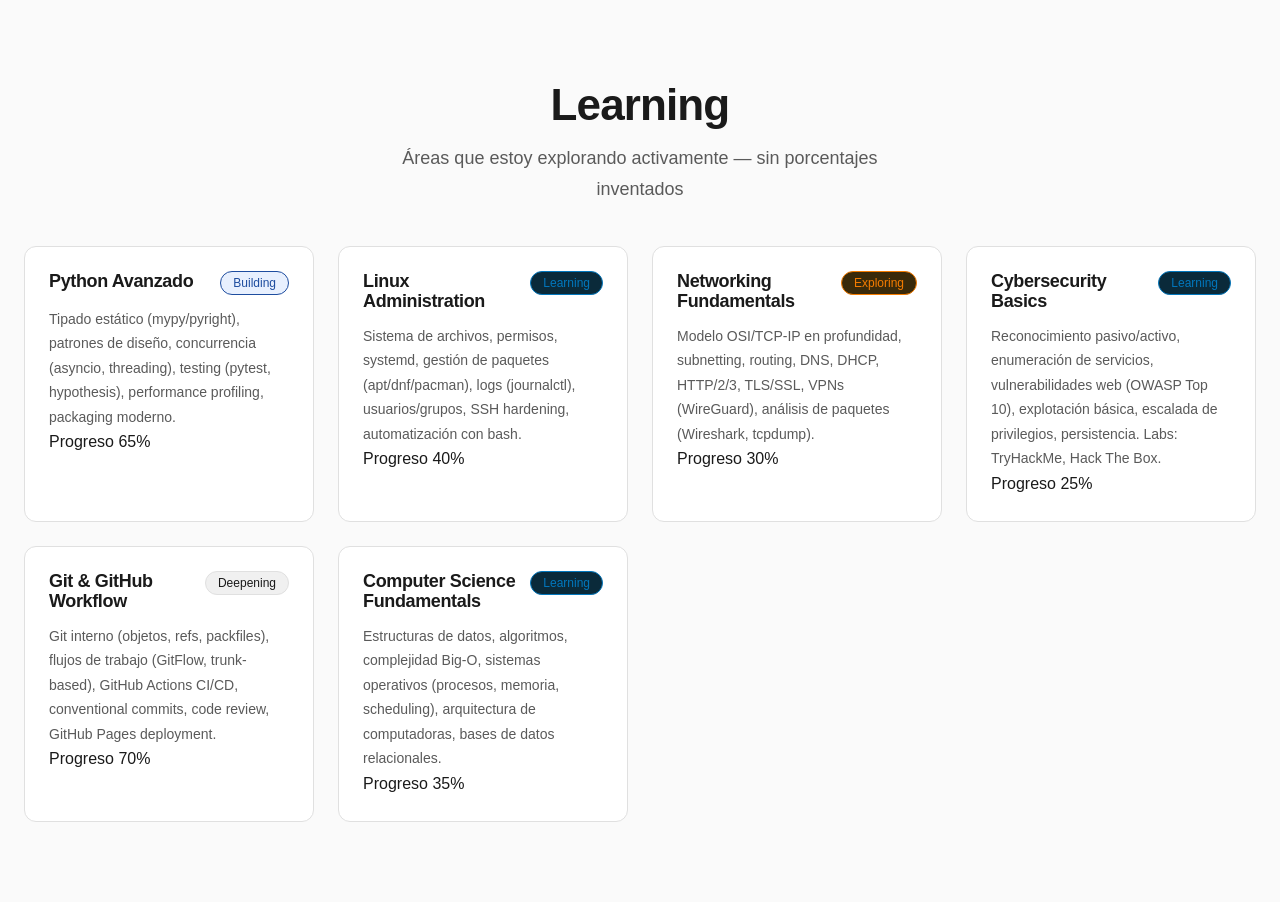
<file: tests/visual/test-learning.html>
<!DOCTYPE html>
<html lang="es">
<head>
  <meta charset="UTF-8">
  <meta name="viewport" content="width=device-width, initial-scale=1.0">
  <title>Learning Section Test</title>
  <link rel="stylesheet" href="/css/main.css">
  <style>
    /* Debug styles to visualize layout issues */
    .debug .section-header { outline: 2px solid red; }
    .debug .learning-grid { outline: 2px solid blue; }
    .debug .learning-item { outline: 1px solid green; }
    .debug .learning-item-header { outline: 1px solid orange; }
    .debug .learning-item-title { outline: 1px solid purple; }
    .debug .learning-item-status { outline: 1px solid cyan; }
  </style>
</head>
<body>
  <main class="main" role="main">
    <!-- LEARNING SECTION - Isolated for testing -->
    <section id="learning" class="section" aria-labelledby="learning-title">
      <div class="section-inner">
        <header class="section-header">
          <h2 id="learning-title" class="section-title">Learning</h2>
          <p class="section-subtitle">Áreas que estoy explorando activamente — sin porcentajes inventados</p>
        </header>

        <div class="learning-grid">
          <article class="learning-item">
            <header class="learning-item-header">
              <h3 class="learning-item-title">Python Avanzado</h3>
              <span class="badge badge-building learning-item-status">Building</span>
            </header>
            <p class="learning-item-description">
              Tipado estático (mypy/pyright), patrones de diseño, concurrencia (asyncio, threading),
              testing (pytest, hypothesis), performance profiling, packaging moderno.
            </p>
            <div class="learning-item-progress">
              <div class="learning-item-progress-label">
                <span>Progreso</span>
                <span>65%</span>
              </div>
              <div class="learning-item-progress-bar">
                <div class="learning-item-progress-fill" style="width: 65%"></div>
              </div>
            </div>
          </article>

          <article class="learning-item">
            <header class="learning-item-header">
              <h3 class="learning-item-title">Linux Administration</h3>
              <span class="badge badge-learning learning-item-status">Learning</span>
            </header>
            <p class="learning-item-description">
              Sistema de archivos, permisos, systemd, gestión de paquetes (apt/dnf/pacman),
              logs (journalctl), usuarios/grupos, SSH hardening, automatización con bash.
            </p>
            <div class="learning-item-progress">
              <div class="learning-item-progress-label">
                <span>Progreso</span>
                <span>40%</span>
              </div>
              <div class="learning-item-progress-bar">
                <div class="learning-item-progress-fill" style="width: 40%"></div>
              </div>
            </div>
          </article>

          <article class="learning-item">
            <header class="learning-item-header">
              <h3 class="learning-item-title">Networking Fundamentals</h3>
              <span class="badge badge-exploring learning-item-status">Exploring</span>
            </header>
            <p class="learning-item-description">
              Modelo OSI/TCP-IP en profundidad, subnetting, routing, DNS, DHCP, HTTP/2/3,
              TLS/SSL, VPNs (WireGuard), análisis de paquetes (Wireshark, tcpdump).
            </p>
            <div class="learning-item-progress">
              <div class="learning-item-progress-label">
                <span>Progreso</span>
                <span>30%</span>
              </div>
              <div class="learning-item-progress-bar">
                <div class="learning-item-progress-fill" style="width: 30%"></div>
              </div>
            </div>
          </article>

          <article class="learning-item">
            <header class="learning-item-header">
              <h3 class="learning-item-title">Cybersecurity Basics</h3>
              <span class="badge badge-learning learning-item-status">Learning</span>
            </header>
            <p class="learning-item-description">
              Reconocimiento pasivo/activo, enumeración de servicios, vulnerabilidades web (OWASP Top 10),
              explotación básica, escalada de privilegios, persistencia. Labs: TryHackMe, Hack The Box.
            </p>
            <div class="learning-item-progress">
              <div class="learning-item-progress-label">
                <span>Progreso</span>
                <span>25%</span>
              </div>
              <div class="learning-item-progress-bar">
                <div class="learning-item-progress-fill" style="width: 25%"></div>
              </div>
            </div>
          </article>

          <article class="learning-item">
            <header class="learning-item-header">
              <h3 class="learning-item-title">Git &amp; GitHub Workflow</h3>
              <span class="badge badge-deepening learning-item-status">Deepening</span>
            </header>
            <p class="learning-item-description">
              Git interno (objetos, refs, packfiles), flujos de trabajo (GitFlow, trunk-based),
              GitHub Actions CI/CD, conventional commits, code review, GitHub Pages deployment.
            </p>
            <div class="learning-item-progress">
              <div class="learning-item-progress-label">
                <span>Progreso</span>
                <span>70%</span>
              </div>
              <div class="learning-item-progress-bar">
                <div class="learning-item-progress-fill" style="width: 70%"></div>
              </div>
            </div>
          </article>

          <article class="learning-item">
            <header class="learning-item-header">
              <h3 class="learning-item-title">Computer Science Fundamentals</h3>
              <span class="badge badge-learning learning-item-status">Learning</span>
            </header>
            <p class="learning-item-description">
              Estructuras de datos, algoritmos, complejidad Big-O, sistemas operativos (procesos,
              memoria, scheduling), arquitectura de computadoras, bases de datos relacionales.
            </p>
            <div class="learning-item-progress">
              <div class="learning-item-progress-label">
                <span>Progreso</span>
                <span>35%</span>
              </div>
              <div class="learning-item-progress-bar">
                <div class="learning-item-progress-fill" style="width: 35%"></div>
              </div>
            </div>
          </article>
        </div>
      </div>
    </section>
  </main>

  <script>
    // Toggle debug outlines
    document.addEventListener('keydown', (e) => {
      if (e.key === 'd') {
        document.body.classList.toggle('debug');
      }
    });

    // Log viewport info
    function logViewport() {
      console.log('Viewport:', window.innerWidth, 'x', window.innerHeight);
      console.log('Grid computed columns:', getComputedStyle(document.querySelector('.learning-grid')).gridTemplateColumns);
    }
    window.addEventListener('resize', logViewport);
    logViewport();
  </script>
</body>
</html>
</file>
<file: css/main.css>
/**
 * Main Stylesheet — Entry point for all styles
 * Import order matters: variables → reset → base → components → layout
 */

/* ============================================================
   1. DESIGN TOKENS — Must come first
   ============================================================ */
@import './variables.css';

/* ============================================================
   2. RESET / NORMALIZE
   ============================================================ */
@import './reset.css';

/* ============================================================
   3. BASE STYLES & UTILITIES
   ============================================================ */
@import './base.css';

/* ============================================================
   4. COMPONENTS — Reusable UI components
   ============================================================ */
@import './components.css';

/* ============================================================
   5. LAYOUT — Page structure, sections, responsive
   ============================================================ */
@import './layout.css';
</file>
